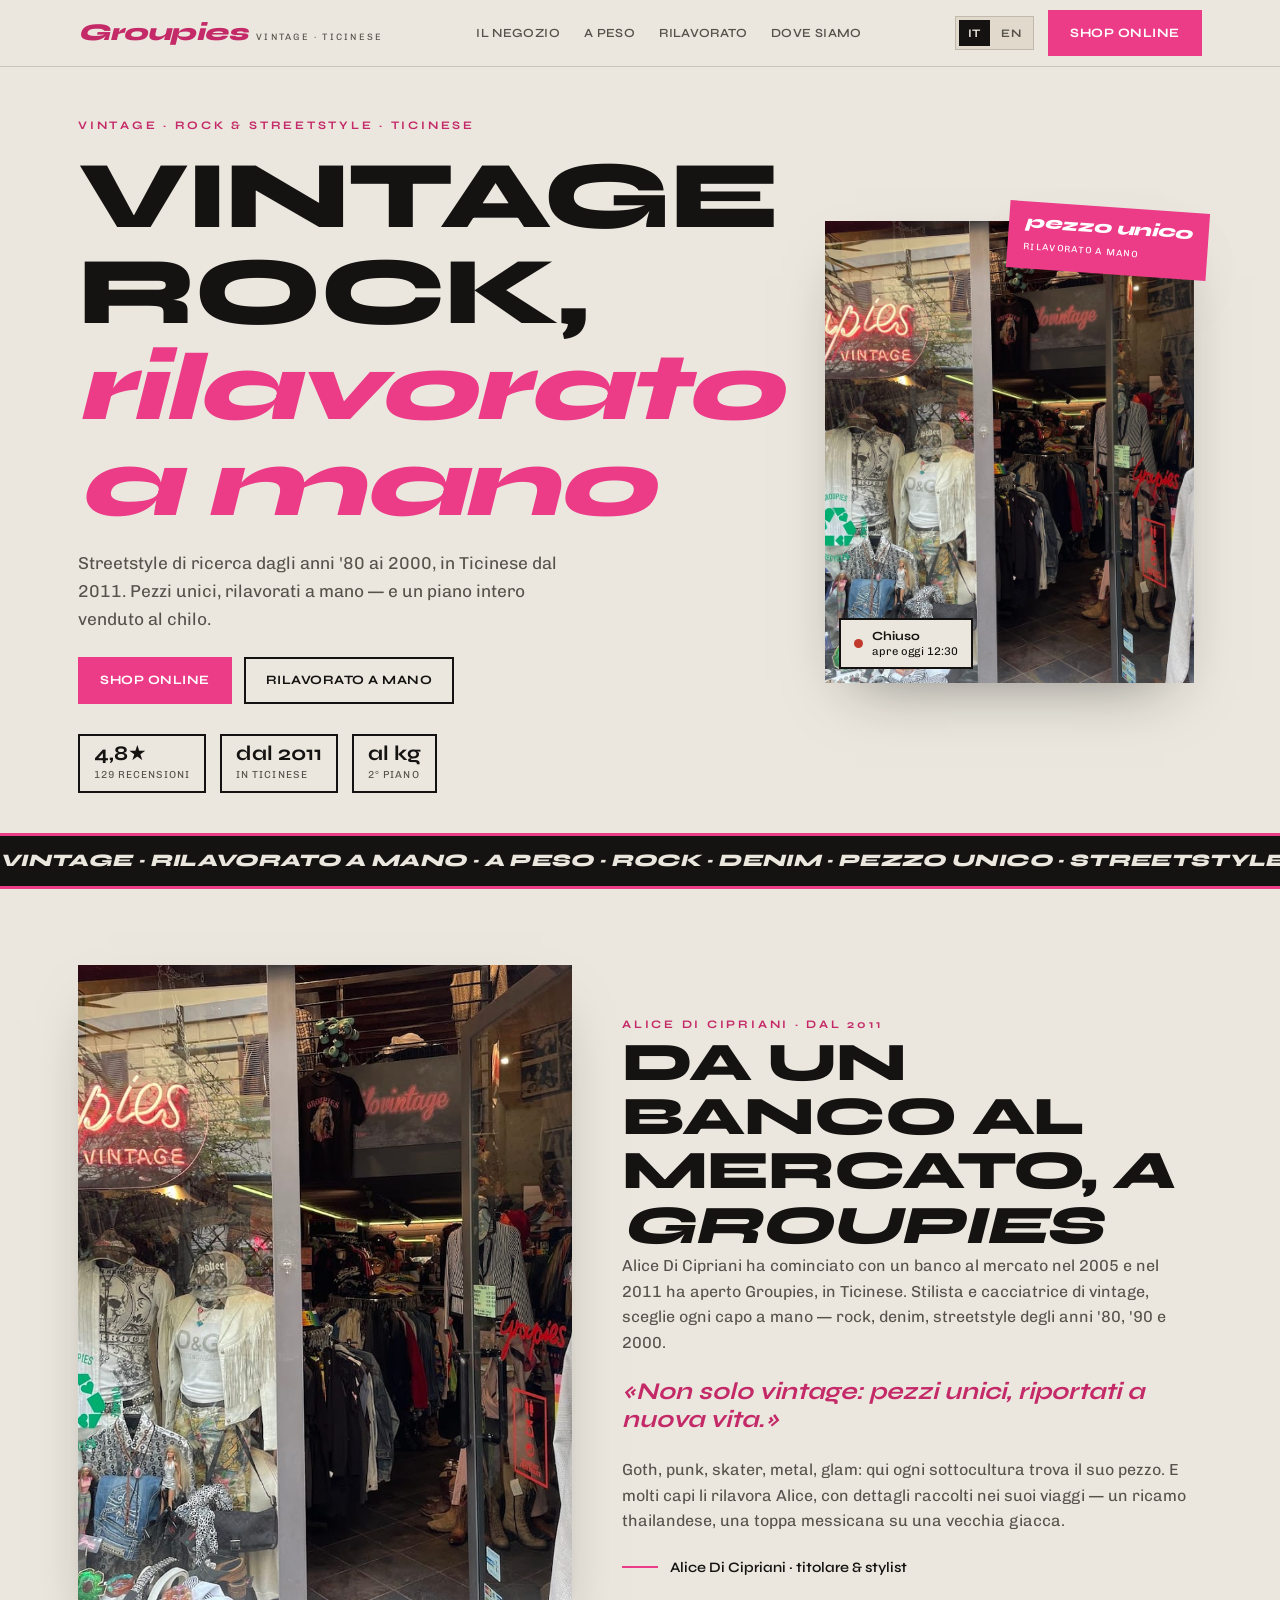
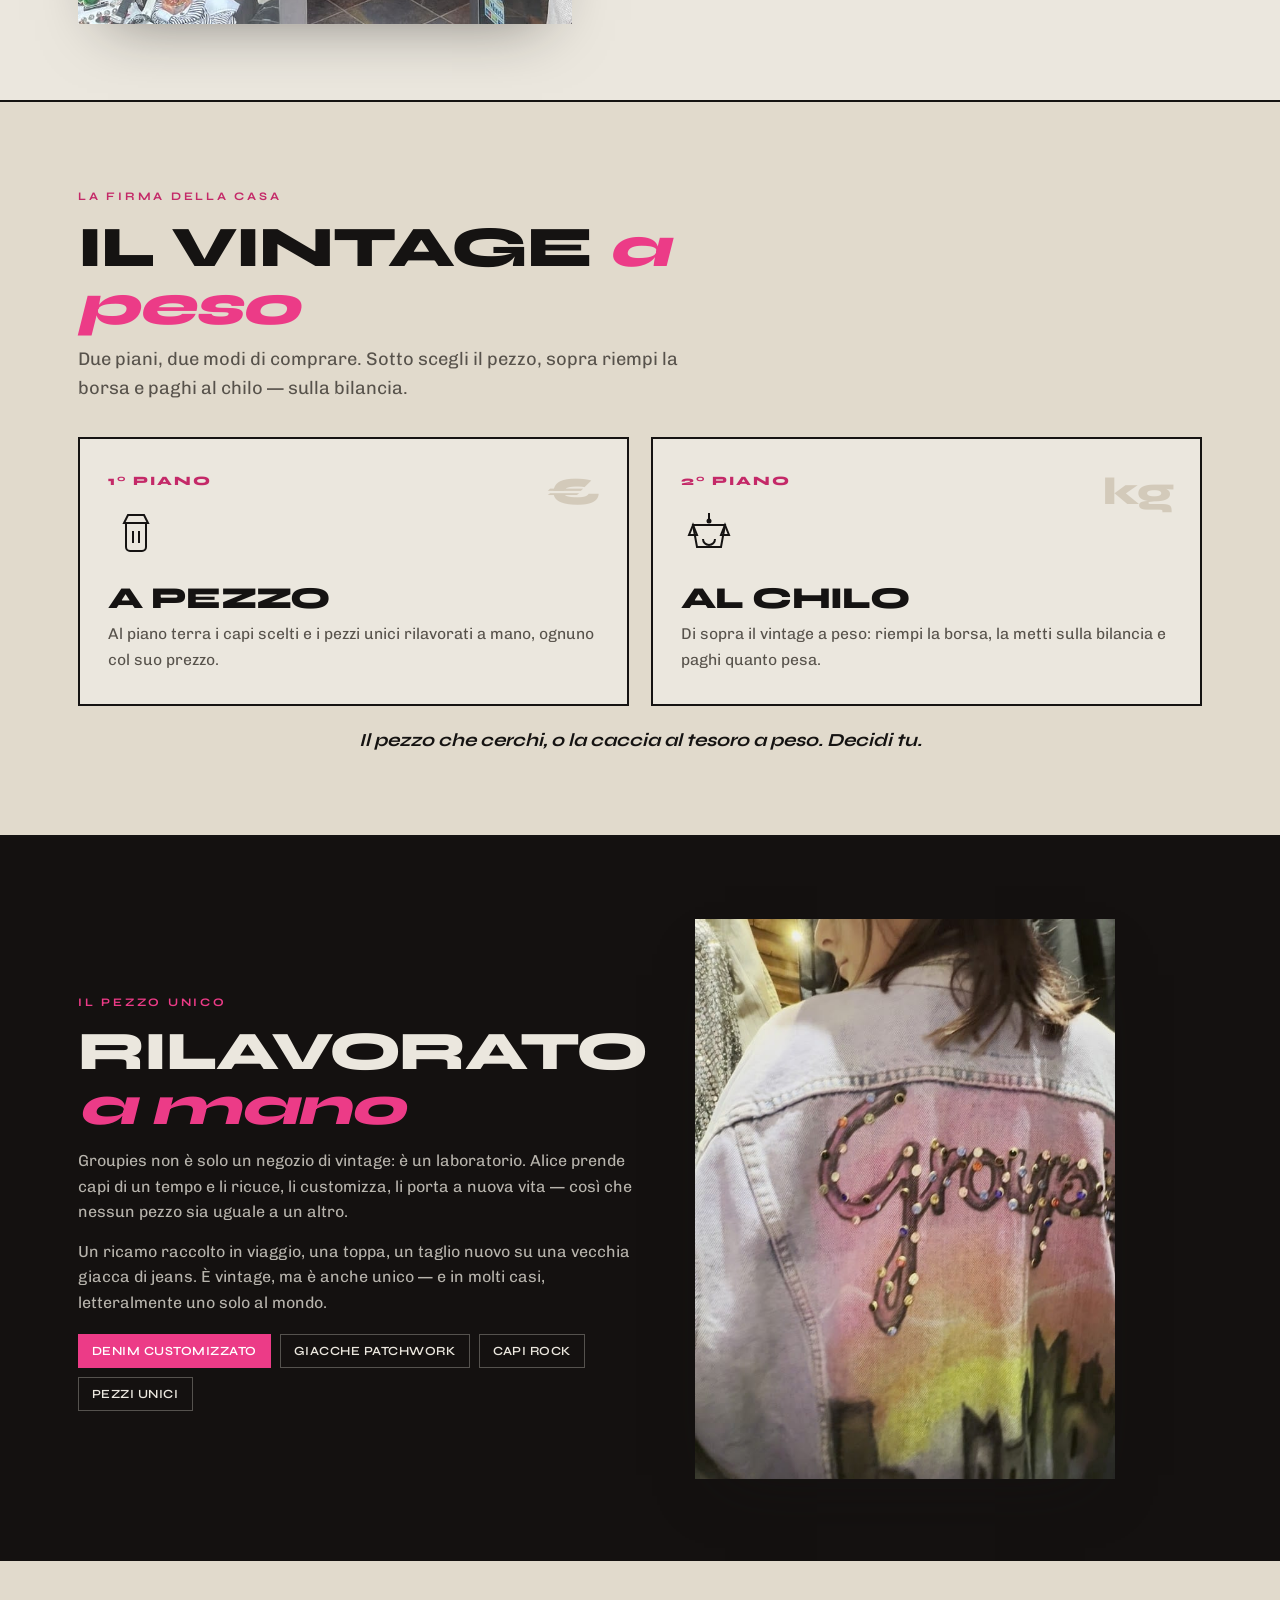
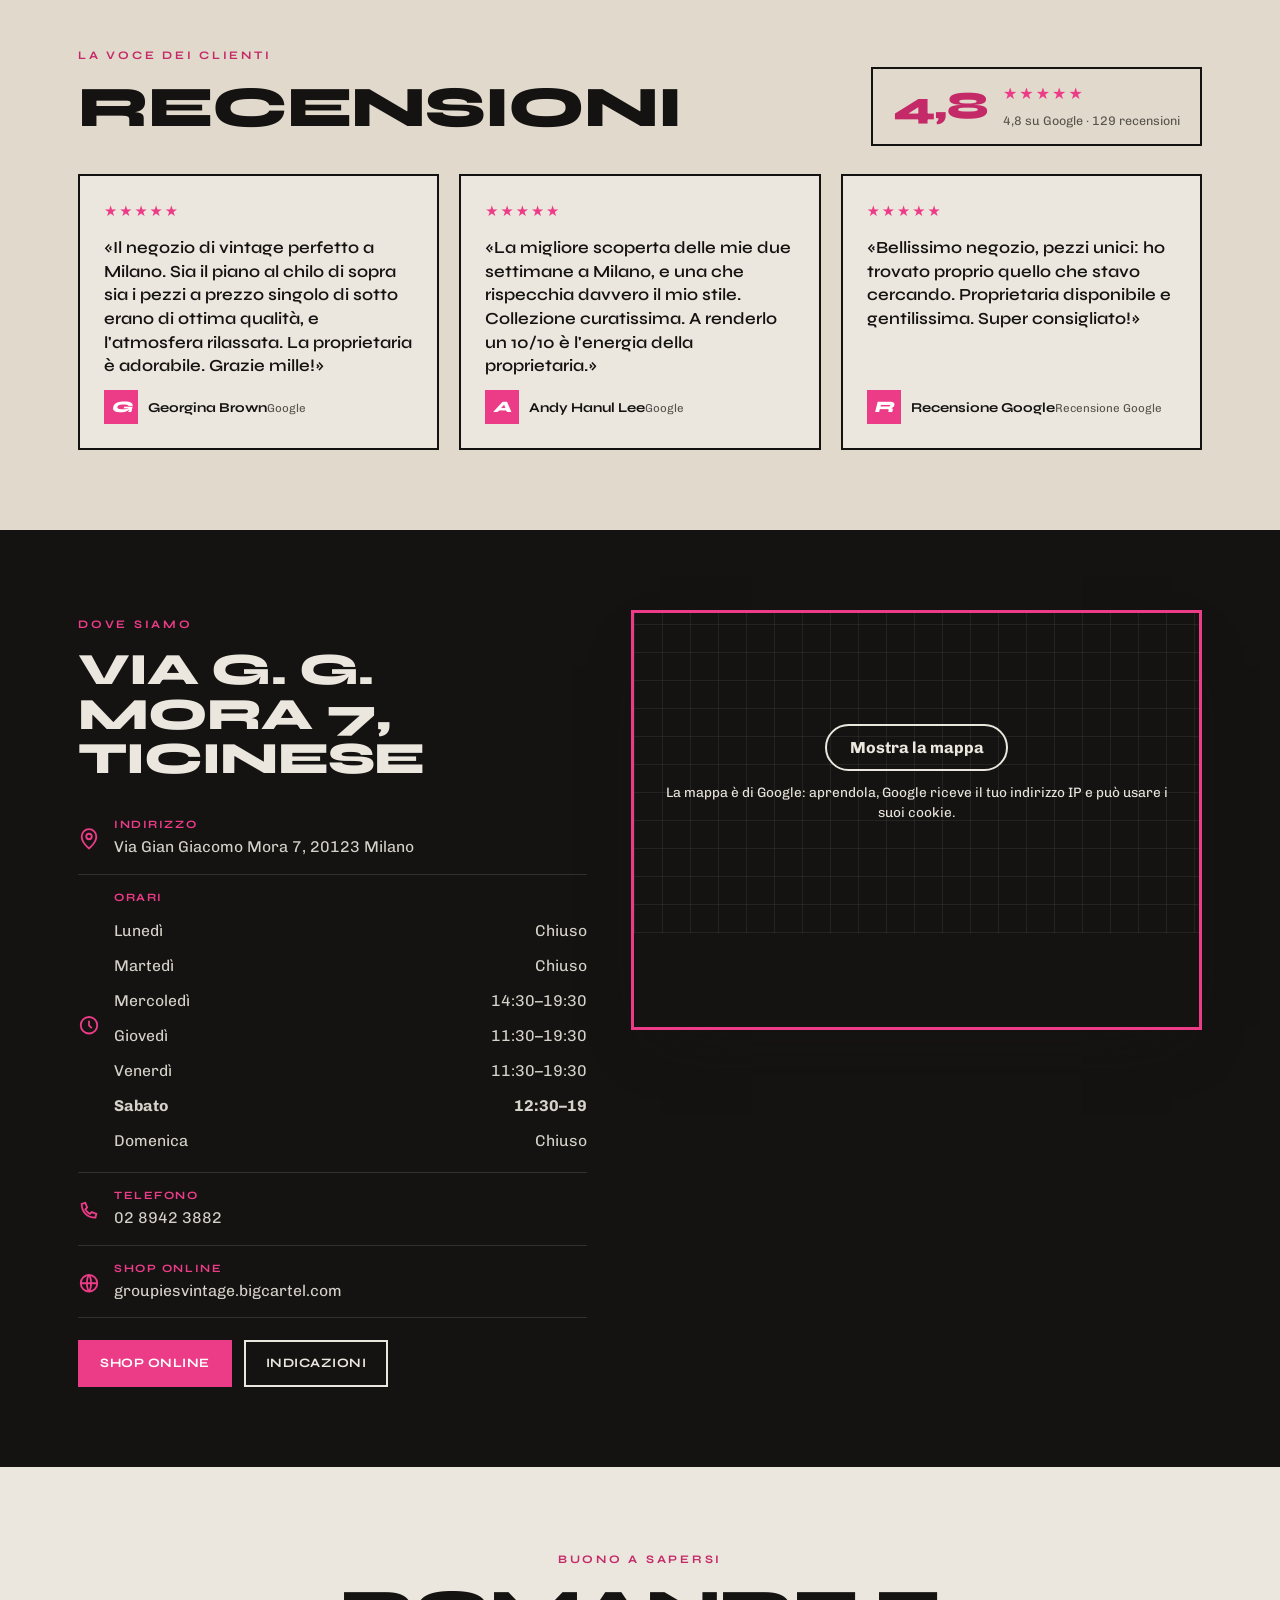
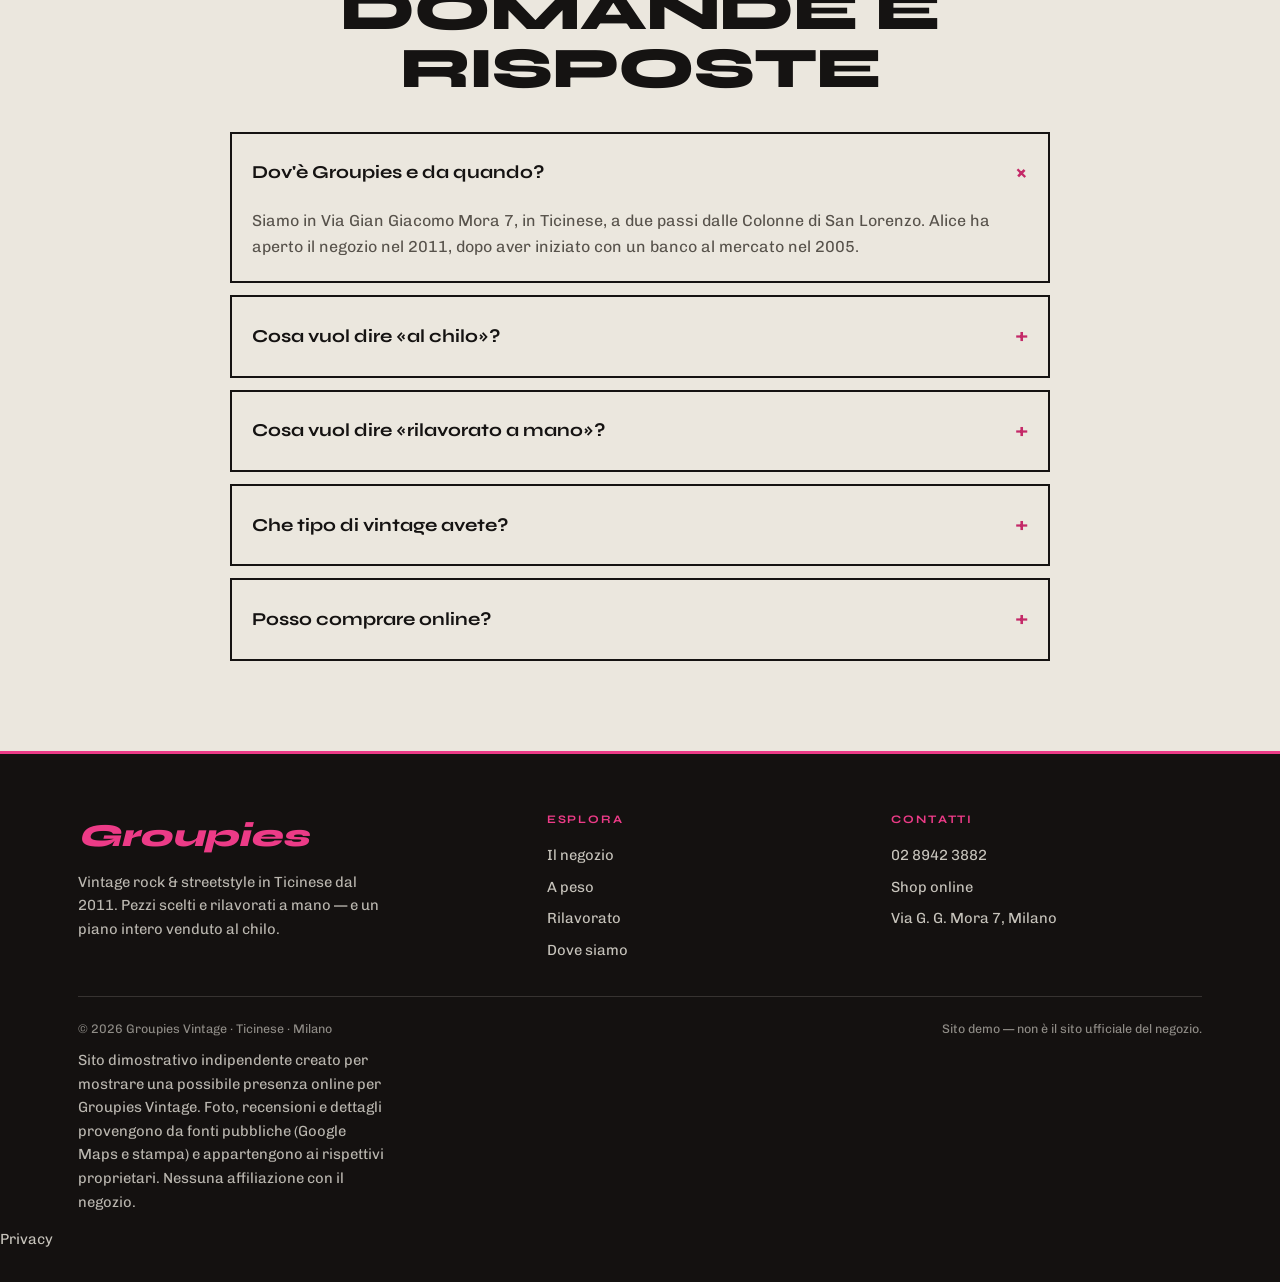
<file: index.html>
<!DOCTYPE html>
<html lang="it">
<head>
<meta charset="UTF-8">
<meta name="viewport" content="width=device-width, initial-scale=1.0">
<meta name="robots" content="noindex">
<title>Groupies Vintage · vintage rock & streetstyle · Ticinese, Milano</title>
<meta name="description" content="Groupies Vintage, negozio di vintage rock e streetstyle in Ticinese a Milano dal 2011. Pezzi unici rilavorati a mano da Alice Di Cipriani, e un piano di vintage a peso, al chilo.">
<link rel="stylesheet" href="fonts/fonts.css?v=1">
<link rel="stylesheet" href="css/styles.css">
<link rel="icon" href="data:image/svg+xml,<svg xmlns='http://www.w3.org/2000/svg' viewBox='0 0 100 100'><rect width='100' height='100' fill='%23141110'/><text x='50' y='70' font-size='58' text-anchor='middle' fill='%23EC3B87' font-family='sans-serif' font-style='italic' font-weight='bold'>G</text></svg>">
</head>
<body>

<!-- intro -->
<div id="intro">
  <div class="in">
    <div class="w">Groupies</div>
    <div class="s">Vintage · Milano</div>
  </div>
</div>

<!-- topbar -->
<header class="bar">
  <div class="wrap row">
    <a class="brand" href="#top"><b>Groupies</b><span>Vintage · Ticinese</span></a>
    <nav class="links">
      <a href="#story" data-i18n="nav.story">Il negozio</a>
      <a href="#peso" data-i18n="nav.peso">A peso</a>
      <a href="#remade" data-i18n="nav.remade">Rilavorato</a>
      <a href="#visit" data-i18n="nav.visit">Dove siamo</a>
    </nav>
    <div class="bar-tools">
      <div class="lang"><button data-l="it" class="on">IT</button><button data-l="en">EN</button></div>
      <a href="https://groupiesvintage.bigcartel.com" target="_blank" rel="noopener" class="btn solid" data-i18n="bar.book">Shop online</a>
      <button class="burger" aria-label="Menu"><span></span></button>
    </div>
  </div>
</header>

<main id="top">

<!-- hero -->
<section class="hero">
  <div class="wrap grid">
    <div class="hero-copy">
      <span class="eyebrow kick" data-i18n="hero.kick">Vintage · rock & streetstyle · Ticinese</span>
      <h1 data-i18n="hero.h1">Vintage rock,<br><em>rilavorato a mano</em></h1>
      <p class="sub" data-i18n="hero.sub">Streetstyle di ricerca dagli anni '80 ai 2000, in Ticinese dal 2011. Pezzi unici, rilavorati a mano — e un piano intero venduto al chilo.</p>
      <div class="cta">
        <a href="https://groupiesvintage.bigcartel.com" target="_blank" rel="noopener" class="btn solid" data-i18n="hero.book">Shop online</a>
        <a href="#remade" class="btn ghost" data-i18n="hero.remade">Rilavorato a mano</a>
      </div>
      <div class="facts">
        <div class="f"><b data-i18n="hero.f1n">4,8★</b><span data-i18n="hero.f1l">129 recensioni</span></div>
        <div class="f"><b data-i18n="hero.f2n">dal 2011</b><span data-i18n="hero.f2l">in Ticinese</span></div>
        <div class="f"><b data-i18n="hero.f3n">al kg</b><span data-i18n="hero.f3l">2° piano</span></div>
      </div>
    </div>
    <div class="hero-art">
      <div class="ph">
        <img src="img/hero-facciata.jpg" alt="La vetrina di Groupies Vintage con l'insegna al neon rosa" width="500" height="625">
        <div class="badge-open" id="openBadge"><span class="dot"></span><span class="t"><b>Aperto</b></span></div>
      </div>
      <div class="tag"><b data-i18n="hero.tag">pezzo unico</b><span data-i18n="hero.tags">rilavorato a mano</span></div>
    </div>
  </div>
</section>

<!-- ribbon -->
<div class="ribbon" aria-hidden="true">
  <div class="track">
    <span data-i18n="ribbon">VINTAGE · RILAVORATO A MANO · A PESO · ROCK · DENIM · PEZZO UNICO · STREETSTYLE · DAL 2011 ·</span>
    <span data-i18n="ribbon">VINTAGE · RILAVORATO A MANO · A PESO · ROCK · DENIM · PEZZO UNICO · STREETSTYLE · DAL 2011 ·</span>
  </div>
</div>

<!-- story -->
<section class="story reveal" id="story">
  <div class="wrap grid">
    <div class="ph"><img src="img/shop.jpg" alt="La vetrina di Groupies con l'insegna al neon e i capi vintage" width="400" height="533"></div>
    <div class="story-copy">
      <span class="eyebrow" data-i18n="story.kick">Alice Di Cipriani · dal 2011</span>
      <h2 style="font-size:clamp(2.2rem,5vw,3.4rem);text-transform:uppercase" data-i18n="story.h2">Da un banco al mercato, <em>a Groupies</em></h2>
      <p data-i18n="story.p1">Alice Di Cipriani ha cominciato con un banco al mercato nel 2005 e nel 2011 ha aperto Groupies, in Ticinese. Stilista e cacciatrice di vintage, sceglie ogni capo a mano — rock, denim, streetstyle degli anni '80, '90 e 2000.</p>
      <p class="pull" data-i18n="story.pull">«Non solo vintage: pezzi unici, riportati a nuova vita.»</p>
      <p data-i18n="story.p2">Goth, punk, skater, metal, glam: qui ogni sottocultura trova il suo pezzo. E molti capi li rilavora Alice, con dettagli raccolti nei suoi viaggi — un ricamo thailandese, una toppa messicana su una vecchia giacca.</p>
      <div class="sign"><span class="l"></span><span data-i18n="story.sign">Alice Di Cipriani · titolare & stylist</span></div>
    </div>
  </div>
</section>

<!-- il vintage a peso -->
<section class="peso reveal" id="peso">
  <div class="wrap">
    <div class="shead">
      <span class="eyebrow" data-i18n="peso.kick">La firma della casa</span>
      <h2 data-i18n="peso.h2">Il vintage <em>a peso</em></h2>
      <p class="lead" data-i18n="peso.sub">Due piani, due modi di comprare. Sotto scegli il pezzo, sopra riempi la borsa e paghi al chilo — sulla bilancia.</p>
    </div>
    <div class="floors">
      <div class="floor">
        <span class="big" data-i18n="f1.big">€</span>
        <div class="num" data-i18n="f1.num">1° piano</div>
        <svg class="ic" viewBox="0 0 56 56" fill="none" stroke="currentColor" stroke-width="2"><path d="M20 10h16l4 8H16z"/><path d="M18 18v24a4 4 0 004 4h12a4 4 0 004-4V18"/><path d="M25 26v12M31 26v12"/></svg>
        <h3 data-i18n="f1.t">A pezzo</h3>
        <p data-i18n="f1.p">Al piano terra i capi scelti e i pezzi unici rilavorati a mano, ognuno col suo prezzo.</p>
      </div>
      <div class="floor">
        <span class="big" data-i18n="f2.big">kg</span>
        <div class="num" data-i18n="f2.num">2° piano</div>
        <svg class="ic" viewBox="0 0 56 56" fill="none" stroke="currentColor" stroke-width="2"><path d="M28 8v6"/><circle cx="28" cy="16" r="2.5" fill="currentColor" stroke="none"/><path d="M12 20h32l-4 22H16z"/><path d="M12 20l-4 10h8zM44 20l4 10h-8z"/><path d="M22 34c0 3.3 2.7 6 6 6s6-2.7 6-6"/></svg>
        <h3 data-i18n="f2.t">Al chilo</h3>
        <p data-i18n="f2.p">Di sopra il vintage a peso: riempi la borsa, la metti sulla bilancia e paghi quanto pesa.</p>
      </div>
    </div>
    <p class="note" data-i18n="peso.note">Il pezzo che cerchi, o la caccia al tesoro a peso. Decidi tu.</p>
  </div>
</section>

<!-- rilavorato a mano -->
<section class="remade reveal" id="remade">
  <div class="wrap grid">
    <div class="remade-copy">
      <span class="eyebrow" data-i18n="remade.kick">Il pezzo unico</span>
      <h2 data-i18n="remade.h2">Rilavorato <em>a mano</em></h2>
      <p data-i18n="remade.p1">Groupies non è solo un negozio di vintage: è un laboratorio. Alice prende capi di un tempo e li ricuce, li customizza, li porta a nuova vita — così che nessun pezzo sia uguale a un altro.</p>
      <p data-i18n="remade.p2">Un ricamo raccolto in viaggio, una toppa, un taglio nuovo su una vecchia giacca di jeans. È vintage, ma è anche unico — e in molti casi, letteralmente uno solo al mondo.</p>
      <div class="tags">
        <span class="tag on" data-i18n="rt1">Denim customizzato</span>
        <span class="tag" data-i18n="rt2">Giacche patchwork</span>
        <span class="tag" data-i18n="rt3">Capi rock</span>
        <span class="tag" data-i18n="rt4">Pezzi unici</span>
      </div>
    </div>
    <div class="ph"><img src="img/giacca-custom.jpg" alt="Una giacca di jeans customizzata a mano con la scritta Groupies" width="420" height="560"></div>
  </div>
</section>

<!-- reviews -->
<section class="reviews reveal">
  <div class="wrap">
    <div class="rev-head">
      <div class="shead" style="margin-bottom:0">
        <span class="eyebrow" data-i18n="rev.kick">La voce dei clienti</span>
        <h2 data-i18n="rev.h2">Recensioni</h2>
      </div>
      <div class="rating-badge">
        <span class="big">4,8</span>
        <div><div class="st">★★★★★</div><small data-i18n="rev.sub">4,8 su Google · 129 recensioni</small></div>
      </div>
    </div>
    <div class="rgrid">
      <div class="rcard">
        <div class="stars">★★★★★</div>
        <p data-i18n="rc1">«Il negozio di vintage perfetto a Milano. Sia il piano al chilo di sopra sia i pezzi a prezzo singolo di sotto erano di ottima qualità, e l'atmosfera rilassata. La proprietaria è adorabile. Grazie mille!»</p>
        <div class="who"><span class="av">G</span><div><b>Georgina Brown</b><span data-i18n="rc1m">Google</span></div></div>
      </div>
      <div class="rcard">
        <div class="stars">★★★★★</div>
        <p data-i18n="rc2">«La migliore scoperta delle mie due settimane a Milano, e una che rispecchia davvero il mio stile. Collezione curatissima. A renderlo un 10/10 è l'energia della proprietaria.»</p>
        <div class="who"><span class="av">A</span><div><b>Andy Hanul Lee</b><span data-i18n="rc2m">Google</span></div></div>
      </div>
      <div class="rcard">
        <div class="stars">★★★★★</div>
        <p data-i18n="rc3">«Bellissimo negozio, pezzi unici: ho trovato proprio quello che stavo cercando. Proprietaria disponibile e gentilissima. Super consigliato!»</p>
        <div class="who"><span class="av">R</span><div><b>Recensione Google</b><span data-i18n="rc3m">Recensione Google</span></div></div>
      </div>
    </div>
  </div>
</section>

<!-- visit -->
<section class="visit reveal" id="visit">
  <div class="wrap grid">
    <div class="info">
      <span class="eyebrow" data-i18n="visit.kick">Dove siamo</span>
      <h2 data-i18n="visit.h2">Via G. G. Mora 7, Ticinese</h2>
      <div class="line">
        <svg class="ic" viewBox="0 0 24 24" fill="none" stroke="currentColor" stroke-width="2"><path d="M12 22s8-6.5 8-13a8 8 0 10-16 0c0 6.5 8 13 8 13z"/><circle cx="12" cy="9" r="3"/></svg>
        <div><b data-i18n="visit.addr">Indirizzo</b><span>Via Gian Giacomo Mora 7, 20123 Milano</span></div>
      </div>
      <div class="line">
        <svg class="ic" viewBox="0 0 24 24" fill="none" stroke="currentColor" stroke-width="2"><circle cx="12" cy="12" r="9"/><path d="M12 7v5l3 3"/></svg>
        <div style="flex:1"><b data-i18n="visit.hours">Orari</b><div id="hoursList" style="margin-top:6px"></div></div>
      </div>
      <div class="line">
        <svg class="ic" viewBox="0 0 24 24" fill="none" stroke="currentColor" stroke-width="2"><path d="M4 5c0 9 6 15 15 15l1-4-5-2-2 2a12 12 0 01-5-5l2-2-2-5z"/></svg>
        <div><b data-i18n="visit.phone">Telefono</b><a href="tel:+390289423882">02 8942 3882</a></div>
      </div>
      <div class="line">
        <svg class="ic" viewBox="0 0 24 24" fill="none" stroke="currentColor" stroke-width="2"><circle cx="12" cy="12" r="9"/><path d="M3 12h18M12 3c3 3.5 3 14 0 18M12 3c-3 3.5-3 14 0 18"/></svg>
        <div><b data-i18n="visit.shop">Shop online</b><a href="https://groupiesvintage.bigcartel.com" target="_blank" rel="noopener">groupiesvintage.bigcartel.com</a></div>
      </div>
      <div class="cta" style="display:flex;gap:12px;margin-top:22px;flex-wrap:wrap">
        <a href="https://groupiesvintage.bigcartel.com" target="_blank" rel="noopener" class="btn solid" data-i18n="visit.book">Shop online</a>
        <a href="https://www.google.com/maps/dir/?api=1&destination=Groupies+Vintage+Via+Gian+Giacomo+Mora+7+Milano" target="_blank" rel="noopener" class="btn ghost" style="color:var(--concrete);border-color:var(--concrete)" data-i18n="visit.dir">Indicazioni</a>
      </div>
    </div>
    <div class="mapbox">
      <div class="mappa-clic" data-mappa-clic style="--mappa-h: 320px"><template><iframe title="Mappa — Groupies Vintage, Via Gian Giacomo Mora 7 Milano" loading="lazy" referrerpolicy="no-referrer-when-downgrade" src="https://www.google.com/maps?q=Groupies+Vintage,+Via+Gian+Giacomo+Mora+7,+Milano&output=embed"></iframe></template><div class="mappa-clic__velo"><a class="mappa-clic__btn" href="https://www.google.com/maps/dir/?api=1&destination=Groupies+Vintage+Via+Gian+Giacomo+Mora+7+Milano" target="_blank" rel="noopener">Mostra la mappa</a><p class="mappa-clic__nota">La mappa è di Google: aprendola, Google riceve il tuo indirizzo IP e può usare i suoi cookie.</p></div></div>
    </div>
  </div>
</section>

<!-- faq -->
<section class="faq reveal">
  <div class="wrap">
    <div class="shead center">
      <span class="eyebrow" data-i18n="faq.kick">Buono a sapersi</span>
      <h2 data-i18n="faq.h2">Domande e risposte</h2>
    </div>
    <div class="qs">
      <details class="q" open>
        <summary><span data-i18n="q1">Dov'è Groupies e da quando?</span><span class="pl">+</span></summary>
        <p data-i18n="a1">Siamo in Via Gian Giacomo Mora 7, in Ticinese, a due passi dalle Colonne di San Lorenzo. Alice ha aperto il negozio nel 2011, dopo aver iniziato con un banco al mercato nel 2005.</p>
      </details>
      <details class="q">
        <summary><span data-i18n="q2">Cosa vuol dire «al chilo»?</span><span class="pl">+</span></summary>
        <p data-i18n="a2">Al piano terra ci sono i capi scelti, ognuno col suo prezzo. Al piano di sopra c'è il vintage a peso: riempi la borsa, la metti sulla bilancia e paghi quanto pesa — una vera caccia al tesoro.</p>
      </details>
      <details class="q">
        <summary><span data-i18n="q3">Cosa vuol dire «rilavorato a mano»?</span><span class="pl">+</span></summary>
        <p data-i18n="a3">Alice rilavora molti capi a mano — customizza e ripara il vintage trasformandolo in pezzi unici, spesso con dettagli raccolti nei suoi viaggi, così che nessuno sia uguale a un altro.</p>
      </details>
      <details class="q">
        <summary><span data-i18n="q4">Che tipo di vintage avete?</span><span class="pl">+</span></summary>
        <p data-i18n="a4">Streetstyle dagli anni '80 ai 2000, rock e denim, con capi per gli stili goth, punk, skater e glam. Alice è stilista e in negozio è in vendita anche la sua collezione.</p>
      </details>
      <details class="q">
        <summary><span data-i18n="q5">Posso comprare online?</span><span class="pl">+</span></summary>
        <p data-i18n="a5">Sì — una selezione è sullo shop online (groupiesvintage.bigcartel.com). Ma il piano al chilo e i pezzi rilavorati si scovano meglio di persona.</p>
      </details>
    </div>
  </div>
</section>

</main>

<footer class="ft">
  <div class="wrap">
    <div class="top">
      <div>
        <div class="mk">Groupies</div>
        <p data-i18n="ft.tag">Vintage rock & streetstyle in Ticinese dal 2011. Pezzi scelti e rilavorati a mano — e un piano intero venduto al chilo.</p>
      </div>
      <div>
        <h5 data-i18n="ft.explore">Esplora</h5>
        <a href="#story" data-i18n="nav.story">Il negozio</a>
        <a href="#peso" data-i18n="nav.peso">A peso</a>
        <a href="#remade" data-i18n="nav.remade">Rilavorato</a>
        <a href="#visit" data-i18n="nav.visit">Dove siamo</a>
      </div>
      <div>
        <h5 data-i18n="ft.contact">Contatti</h5>
        <a href="tel:+390289423882">02 8942 3882</a>
        <a href="https://groupiesvintage.bigcartel.com" target="_blank" rel="noopener">Shop online</a>
        <a href="https://www.google.com/maps?q=Groupies+Vintage,+Via+Gian+Giacomo+Mora+7,+Milano" target="_blank" rel="noopener">Via G. G. Mora 7, Milano</a>
      </div>
    </div>
    <div class="bottom">
      <span>© 2026 Groupies Vintage · Ticinese · Milano</span>
      <span data-i18n="ft.rights">Sito demo — non è il sito ufficiale del negozio.</span>
    </div>
    <p class="disc" data-i18n="ft.disc">Sito dimostrativo indipendente creato per mostrare una possibile presenza online per Groupies Vintage. Foto, recensioni e dettagli provengono da fonti pubbliche (Google Maps e stampa) e appartengono ai rispettivi proprietari. Nessuna affiliazione con il negozio.</p>
  </div>
  <p class="privacy-link"><a href="privacy.html">Privacy</a></p>
</footer>

<!-- JSON-LD -->
<script type="application/ld+json">
{
  "@context": "https://schema.org",
  "@type": "ClothingStore",
  "name": "Groupies Vintage",
  "description": "Negozio di vintage rock e streetstyle in Ticinese a Milano dal 2011. Pezzi unici rilavorati a mano da Alice Di Cipriani, e un piano di vintage a peso, al chilo.",
  "url": "https://rotenzark.github.io/groupies-vintage/",
  "telephone": "+39 02 8942 3882",
  "foundingDate": "2011",
  "priceRange": "€€",
  "address": {
    "@type": "PostalAddress",
    "streetAddress": "Via Gian Giacomo Mora 7",
    "addressLocality": "Milano",
    "postalCode": "20123",
    "addressCountry": "IT"
  },
  "geo": {
    "@type": "GeoCoordinates",
    "latitude": 45.45885,
    "longitude": 9.180087
  },
  "openingHoursSpecification": [
    {
      "@type": "OpeningHoursSpecification",
      "dayOfWeek": [
        "Wednesday"
      ],
      "opens": "14:30",
      "closes": "19:30"
    },
    {
      "@type": "OpeningHoursSpecification",
      "dayOfWeek": [
        "Thursday",
        "Friday"
      ],
      "opens": "11:30",
      "closes": "19:30"
    },
    {
      "@type": "OpeningHoursSpecification",
      "dayOfWeek": [
        "Saturday"
      ],
      "opens": "12:30",
      "closes": "19:00"
    }
  ]
}
</script>
<script type="application/ld+json">
{
  "@context":"https://schema.org",
  "@type":"FAQPage",
  "mainEntity":[
    {"@type":"Question","name":"Dov'è Groupies e da quando?","acceptedAnswer":{"@type":"Answer","text":"Siamo in Via Gian Giacomo Mora 7, in Ticinese, a due passi dalle Colonne di San Lorenzo. Alice ha aperto il negozio nel 2011, dopo aver iniziato con un banco al mercato nel 2005."}},
    {"@type":"Question","name":"Cosa vuol dire «al chilo»?","acceptedAnswer":{"@type":"Answer","text":"Al piano terra ci sono i capi scelti, ognuno col suo prezzo. Al piano di sopra c'è il vintage a peso: riempi la borsa, la metti sulla bilancia e paghi quanto pesa."}},
    {"@type":"Question","name":"Cosa vuol dire «rilavorato a mano»?","acceptedAnswer":{"@type":"Answer","text":"Alice rilavora molti capi a mano, customizza e ripara il vintage trasformandolo in pezzi unici, spesso con dettagli raccolti nei suoi viaggi, così che nessuno sia uguale a un altro."}},
    {"@type":"Question","name":"Che tipo di vintage avete?","acceptedAnswer":{"@type":"Answer","text":"Streetstyle dagli anni '80 ai 2000, rock e denim, con capi per gli stili goth, punk, skater e glam. Alice è stilista e in negozio è in vendita anche la sua collezione."}},
    {"@type":"Question","name":"Posso comprare online?","acceptedAnswer":{"@type":"Answer","text":"Sì, una selezione è sullo shop online (groupiesvintage.bigcartel.com). Ma il piano al chilo e i pezzi rilavorati si scovano meglio di persona."}}
  ]
}
</script>

<script src="js/main.js"></script>
<script src="js/mappa-clic.js?v=1" defer></script>
</body>
</html>
</file>
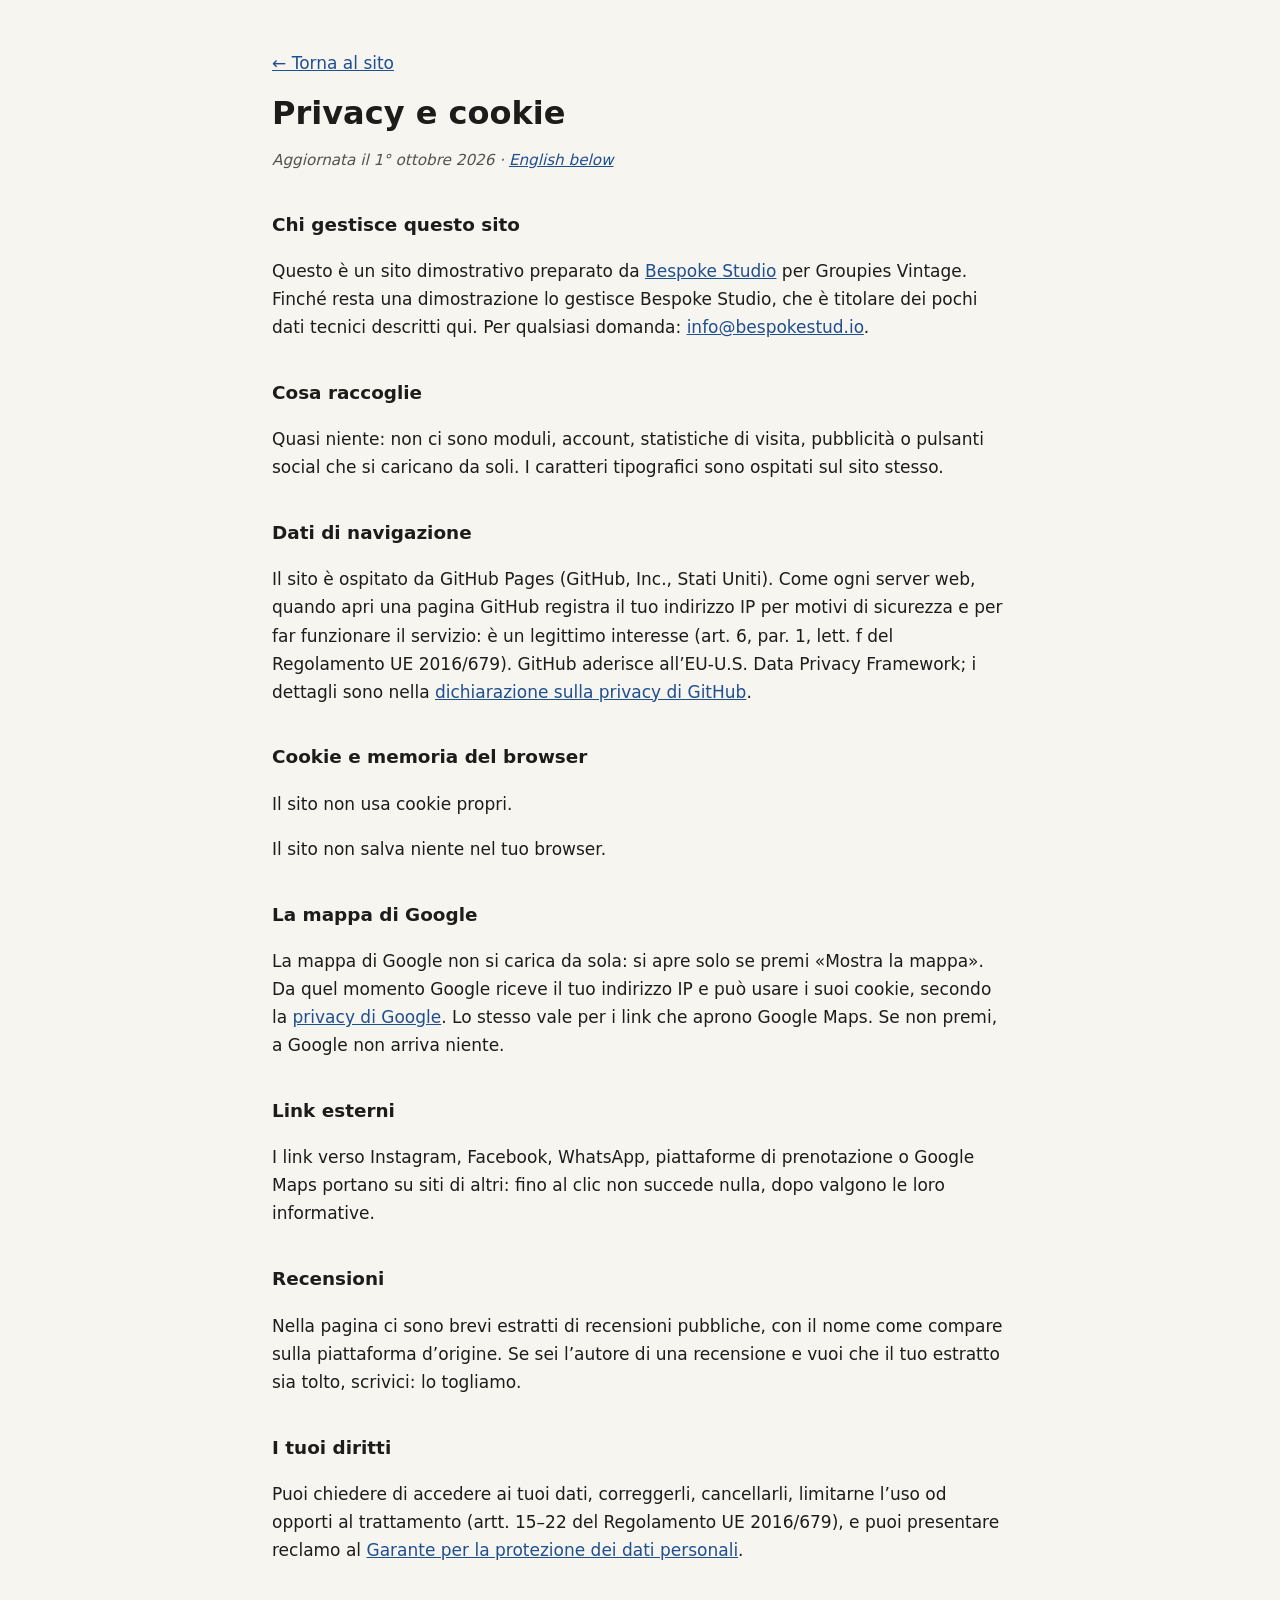
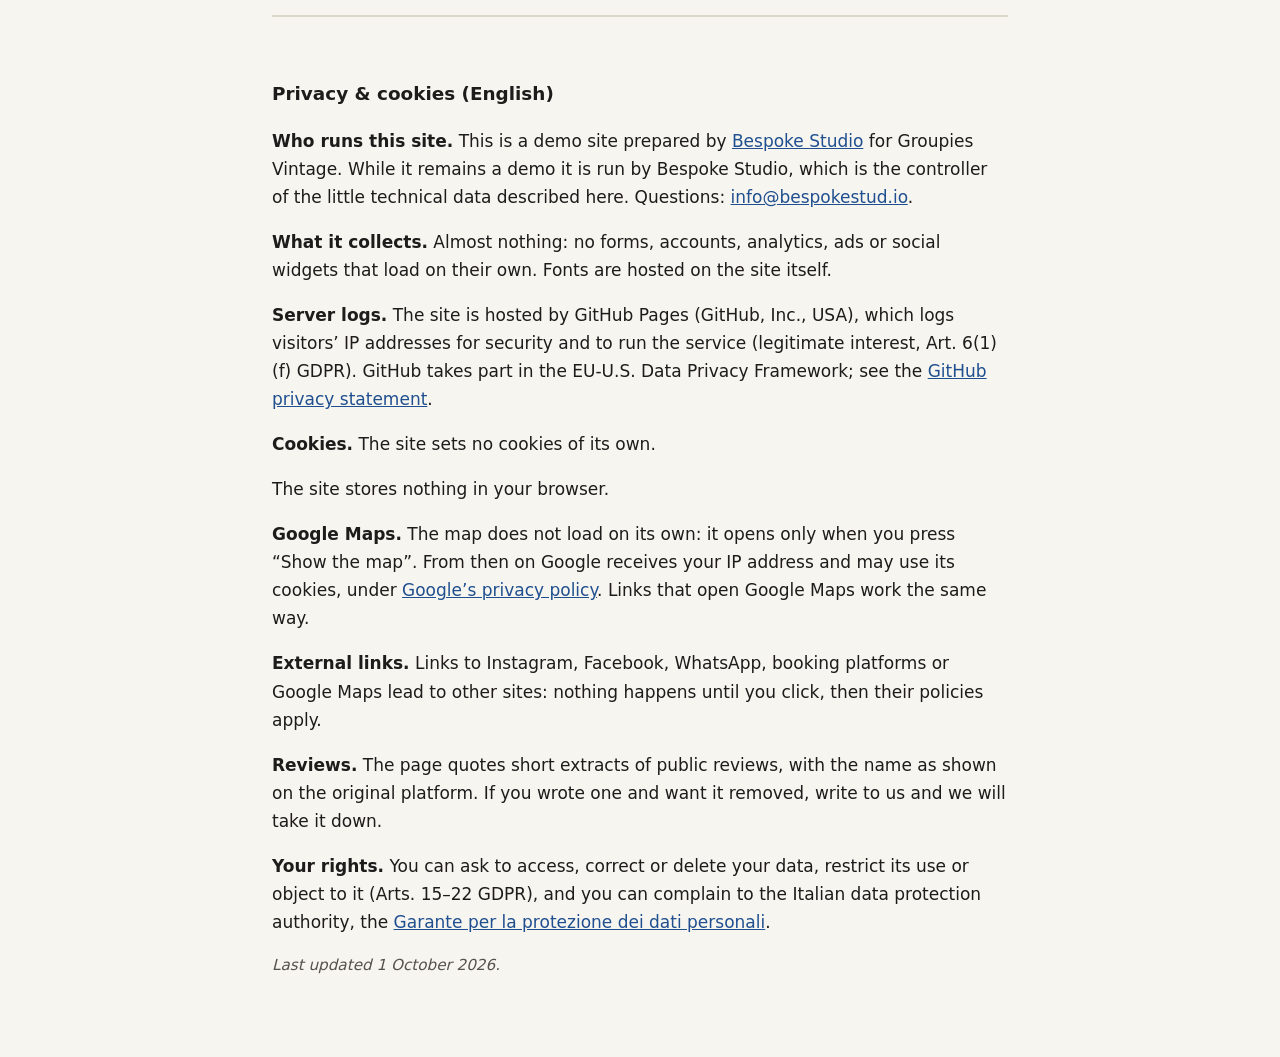
<file: privacy.html>
<!DOCTYPE html>
<html lang="it">
<head>
  <meta charset="UTF-8">
  <meta name="viewport" content="width=device-width, initial-scale=1.0">
  <meta name="robots" content="noindex">
  <title>Privacy e cookie · Groupies Vintage</title>
  <meta name="description" content="Informativa privacy e cookie del sito Groupies Vintage.">
  <style>
    body { margin: 0; background: #f7f5f0; color: #1d1c1a; font: 17px/1.65 system-ui, -apple-system, "Segoe UI", Roboto, sans-serif; }
    main { max-width: 46rem; margin: 0 auto; padding: 32px 20px 64px; }
    h1 { font-size: 2rem; line-height: 1.2; margin: 0.4em 0 0.2em; }
    h2 { font-size: 1.15rem; margin: 2em 0 0.4em; }
    a { color: #1f4f8f; }
    .data { color: #55524c; font-style: italic; font-size: 0.95rem; }
    .en { margin-top: 3em; padding-top: 1.5em; border-top: 2px solid #ddd8cc; }
    code { font-size: 0.9em; background: #ebe7dc; padding: 0 4px; border-radius: 3px; }
  </style>
</head>
<body>
<main>
  <p><a href="index.html">← Torna al sito</a></p>
  <h1>Privacy e cookie</h1>
  <p class="data">Aggiornata il 1° ottobre 2026 · <a href="#english" lang="en">English below</a></p>
  <h2>Chi gestisce questo sito</h2>
  <p>Questo è un sito dimostrativo preparato da <a href="https://bespokestud.io" rel="noopener">Bespoke Studio</a> per Groupies Vintage. Finché resta una dimostrazione lo gestisce Bespoke Studio, che è titolare dei pochi dati tecnici descritti qui. Per qualsiasi domanda: <a href="mailto:info@bespokestud.io">info@bespokestud.io</a>.</p>
  <h2>Cosa raccoglie</h2>
  <p>Quasi niente: non ci sono moduli, account, statistiche di visita, pubblicità o pulsanti social che si caricano da soli. I caratteri tipografici sono ospitati sul sito stesso.</p>
  <h2>Dati di navigazione</h2>
  <p>Il sito è ospitato da GitHub Pages (GitHub, Inc., Stati Uniti). Come ogni server web, quando apri una pagina GitHub registra il tuo indirizzo IP per motivi di sicurezza e per far funzionare il servizio: è un legittimo interesse (art. 6, par. 1, lett. f del Regolamento UE 2016/679). GitHub aderisce all’EU-U.S. Data Privacy Framework; i dettagli sono nella <a href="https://docs.github.com/site-policy/privacy-policies/github-general-privacy-statement" rel="noopener">dichiarazione sulla privacy di GitHub</a>.</p>
  
  <h2>Cookie e memoria del browser</h2>
  <p>Il sito non usa cookie propri.</p>
  <p>Il sito non salva niente nel tuo browser.</p>
  <h2>La mappa di Google</h2>
  <p>La mappa di Google non si carica da sola: si apre solo se premi «Mostra la mappa». Da quel momento Google riceve il tuo indirizzo IP e può usare i suoi cookie, secondo la <a href="https://policies.google.com/privacy?hl=it" rel="noopener">privacy di Google</a>. Lo stesso vale per i link che aprono Google Maps. Se non premi, a Google non arriva niente.</p>
  <h2>Link esterni</h2>
  <p>I link verso Instagram, Facebook, WhatsApp, piattaforme di prenotazione o Google Maps portano su siti di altri: fino al clic non succede nulla, dopo valgono le loro informative.</p>
  <h2>Recensioni</h2>
  <p>Nella pagina ci sono brevi estratti di recensioni pubbliche, con il nome come compare sulla piattaforma d’origine. Se sei l’autore di una recensione e vuoi che il tuo estratto sia tolto, scrivici: lo togliamo.</p>
  <h2>I tuoi diritti</h2>
  <p>Puoi chiedere di accedere ai tuoi dati, correggerli, cancellarli, limitarne l’uso od opporti al trattamento (artt. 15–22 del Regolamento UE 2016/679), e puoi presentare reclamo al <a href="https://www.garanteprivacy.it" rel="noopener">Garante per la protezione dei dati personali</a>.</p>
  <div class="en" id="english" lang="en">
    <h2>Privacy &amp; cookies (English)</h2>
    <p><strong>Who runs this site.</strong> This is a demo site prepared by <a href="https://bespokestud.io" rel="noopener">Bespoke Studio</a> for Groupies Vintage. While it remains a demo it is run by Bespoke Studio, which is the controller of the little technical data described here. Questions: <a href="mailto:info@bespokestud.io">info@bespokestud.io</a>.</p>
    <p><strong>What it collects.</strong> Almost nothing: no forms, accounts, analytics, ads or social widgets that load on their own. Fonts are hosted on the site itself.</p>
    <p><strong>Server logs.</strong> The site is hosted by GitHub Pages (GitHub, Inc., USA), which logs visitors’ IP addresses for security and to run the service (legitimate interest, Art. 6(1)(f) GDPR). GitHub takes part in the EU-U.S. Data Privacy Framework; see the <a href="https://docs.github.com/site-policy/privacy-policies/github-general-privacy-statement" rel="noopener">GitHub privacy statement</a>.</p>
    
    <p><strong>Cookies.</strong> The site sets no cookies of its own.</p>
    <p>The site stores nothing in your browser.</p>
    <p><strong>Google Maps.</strong> The map does not load on its own: it opens only when you press “Show the map”. From then on Google receives your IP address and may use its cookies, under <a href="https://policies.google.com/privacy?hl=en" rel="noopener">Google’s privacy policy</a>. Links that open Google Maps work the same way.</p>
    <p><strong>External links.</strong> Links to Instagram, Facebook, WhatsApp, booking platforms or Google Maps lead to other sites: nothing happens until you click, then their policies apply.</p>
    <p><strong>Reviews.</strong> The page quotes short extracts of public reviews, with the name as shown on the original platform. If you wrote one and want it removed, write to us and we will take it down.</p>
    <p><strong>Your rights.</strong> You can ask to access, correct or delete your data, restrict its use or object to it (Arts. 15–22 GDPR), and you can complain to the Italian data protection authority, the <a href="https://www.garanteprivacy.it" rel="noopener">Garante per la protezione dei dati personali</a>.</p>
    <p class="data">Last updated 1 October 2026.</p>
  </div>
</main>
</body>
</html>
</file>
<file: fonts/fonts.css>
/* Caratteri ospitati sul sito: nessuna richiesta a Google Fonts o Fontshare (giro privacy 1/10/2026). Licenze in LICENSE.txt. */
/* vietnamese */
@font-face {
  font-family: 'Chivo';
  font-style: italic;
  font-weight: 400;
  font-display: swap;
  src: url(chivo-v21-va9Z4kzIxd1KFrBtW-13ZHhT-jDqdFwG1FrePXzwiQ.woff2) format('woff2');
  unicode-range: U+0102-0103, U+0110-0111, U+0128-0129, U+0168-0169, U+01A0-01A1, U+01AF-01B0, U+0300-0301, U+0303-0304, U+0308-0309, U+0323, U+0329, U+1EA0-1EF9, U+20AB;
}
/* latin-ext */
@font-face {
  font-family: 'Chivo';
  font-style: italic;
  font-weight: 400;
  font-display: swap;
  src: url(chivo-v21-va9Z4kzIxd1KFrBtW-13ZHhT-jDqdFwG1FrfPXzwiQ.woff2) format('woff2');
  unicode-range: U+0100-02BA, U+02BD-02C5, U+02C7-02CC, U+02CE-02D7, U+02DD-02FF, U+0304, U+0308, U+0329, U+1D00-1DBF, U+1E00-1E9F, U+1EF2-1EFF, U+2020, U+20A0-20AB, U+20AD-20C0, U+2113, U+2C60-2C7F, U+A720-A7FF;
}
/* latin */
@font-face {
  font-family: 'Chivo';
  font-style: italic;
  font-weight: 400;
  font-display: swap;
  src: url(chivo-v21-va9Z4kzIxd1KFrBtW-13ZHhT-jDqdFwG1FrRPXw.woff2) format('woff2');
  unicode-range: U+0000-00FF, U+0131, U+0152-0153, U+02BB-02BC, U+02C6, U+02DA, U+02DC, U+0304, U+0308, U+0329, U+2000-206F, U+20AC, U+2122, U+2191, U+2193, U+2212, U+2215, U+FEFF, U+FFFD;
}
/* vietnamese */
@font-face {
  font-family: 'Chivo';
  font-style: normal;
  font-weight: 300;
  font-display: swap;
  src: url(chivo-v21-va9I4kzIxd1KFrBnQeNHkQ.woff2) format('woff2');
  unicode-range: U+0102-0103, U+0110-0111, U+0128-0129, U+0168-0169, U+01A0-01A1, U+01AF-01B0, U+0300-0301, U+0303-0304, U+0308-0309, U+0323, U+0329, U+1EA0-1EF9, U+20AB;
}
/* latin-ext */
@font-face {
  font-family: 'Chivo';
  font-style: normal;
  font-weight: 300;
  font-display: swap;
  src: url(chivo-v21-va9I4kzIxd1KFrBmQeNHkQ.woff2) format('woff2');
  unicode-range: U+0100-02BA, U+02BD-02C5, U+02C7-02CC, U+02CE-02D7, U+02DD-02FF, U+0304, U+0308, U+0329, U+1D00-1DBF, U+1E00-1E9F, U+1EF2-1EFF, U+2020, U+20A0-20AB, U+20AD-20C0, U+2113, U+2C60-2C7F, U+A720-A7FF;
}
/* latin */
@font-face {
  font-family: 'Chivo';
  font-style: normal;
  font-weight: 300;
  font-display: swap;
  src: url(chivo-v21-va9I4kzIxd1KFrBoQeM.woff2) format('woff2');
  unicode-range: U+0000-00FF, U+0131, U+0152-0153, U+02BB-02BC, U+02C6, U+02DA, U+02DC, U+0304, U+0308, U+0329, U+2000-206F, U+20AC, U+2122, U+2191, U+2193, U+2212, U+2215, U+FEFF, U+FFFD;
}
/* vietnamese */
@font-face {
  font-family: 'Chivo';
  font-style: normal;
  font-weight: 400;
  font-display: swap;
  src: url(chivo-v21-va9I4kzIxd1KFrBnQeNHkQ.woff2) format('woff2');
  unicode-range: U+0102-0103, U+0110-0111, U+0128-0129, U+0168-0169, U+01A0-01A1, U+01AF-01B0, U+0300-0301, U+0303-0304, U+0308-0309, U+0323, U+0329, U+1EA0-1EF9, U+20AB;
}
/* latin-ext */
@font-face {
  font-family: 'Chivo';
  font-style: normal;
  font-weight: 400;
  font-display: swap;
  src: url(chivo-v21-va9I4kzIxd1KFrBmQeNHkQ.woff2) format('woff2');
  unicode-range: U+0100-02BA, U+02BD-02C5, U+02C7-02CC, U+02CE-02D7, U+02DD-02FF, U+0304, U+0308, U+0329, U+1D00-1DBF, U+1E00-1E9F, U+1EF2-1EFF, U+2020, U+20A0-20AB, U+20AD-20C0, U+2113, U+2C60-2C7F, U+A720-A7FF;
}
/* latin */
@font-face {
  font-family: 'Chivo';
  font-style: normal;
  font-weight: 400;
  font-display: swap;
  src: url(chivo-v21-va9I4kzIxd1KFrBoQeM.woff2) format('woff2');
  unicode-range: U+0000-00FF, U+0131, U+0152-0153, U+02BB-02BC, U+02C6, U+02DA, U+02DC, U+0304, U+0308, U+0329, U+2000-206F, U+20AC, U+2122, U+2191, U+2193, U+2212, U+2215, U+FEFF, U+FFFD;
}
/* vietnamese */
@font-face {
  font-family: 'Chivo';
  font-style: normal;
  font-weight: 500;
  font-display: swap;
  src: url(chivo-v21-va9I4kzIxd1KFrBnQeNHkQ.woff2) format('woff2');
  unicode-range: U+0102-0103, U+0110-0111, U+0128-0129, U+0168-0169, U+01A0-01A1, U+01AF-01B0, U+0300-0301, U+0303-0304, U+0308-0309, U+0323, U+0329, U+1EA0-1EF9, U+20AB;
}
/* latin-ext */
@font-face {
  font-family: 'Chivo';
  font-style: normal;
  font-weight: 500;
  font-display: swap;
  src: url(chivo-v21-va9I4kzIxd1KFrBmQeNHkQ.woff2) format('woff2');
  unicode-range: U+0100-02BA, U+02BD-02C5, U+02C7-02CC, U+02CE-02D7, U+02DD-02FF, U+0304, U+0308, U+0329, U+1D00-1DBF, U+1E00-1E9F, U+1EF2-1EFF, U+2020, U+20A0-20AB, U+20AD-20C0, U+2113, U+2C60-2C7F, U+A720-A7FF;
}
/* latin */
@font-face {
  font-family: 'Chivo';
  font-style: normal;
  font-weight: 500;
  font-display: swap;
  src: url(chivo-v21-va9I4kzIxd1KFrBoQeM.woff2) format('woff2');
  unicode-range: U+0000-00FF, U+0131, U+0152-0153, U+02BB-02BC, U+02C6, U+02DA, U+02DC, U+0304, U+0308, U+0329, U+2000-206F, U+20AC, U+2122, U+2191, U+2193, U+2212, U+2215, U+FEFF, U+FFFD;
}
/* vietnamese */
@font-face {
  font-family: 'Chivo';
  font-style: normal;
  font-weight: 700;
  font-display: swap;
  src: url(chivo-v21-va9I4kzIxd1KFrBnQeNHkQ.woff2) format('woff2');
  unicode-range: U+0102-0103, U+0110-0111, U+0128-0129, U+0168-0169, U+01A0-01A1, U+01AF-01B0, U+0300-0301, U+0303-0304, U+0308-0309, U+0323, U+0329, U+1EA0-1EF9, U+20AB;
}
/* latin-ext */
@font-face {
  font-family: 'Chivo';
  font-style: normal;
  font-weight: 700;
  font-display: swap;
  src: url(chivo-v21-va9I4kzIxd1KFrBmQeNHkQ.woff2) format('woff2');
  unicode-range: U+0100-02BA, U+02BD-02C5, U+02C7-02CC, U+02CE-02D7, U+02DD-02FF, U+0304, U+0308, U+0329, U+1D00-1DBF, U+1E00-1E9F, U+1EF2-1EFF, U+2020, U+20A0-20AB, U+20AD-20C0, U+2113, U+2C60-2C7F, U+A720-A7FF;
}
/* latin */
@font-face {
  font-family: 'Chivo';
  font-style: normal;
  font-weight: 700;
  font-display: swap;
  src: url(chivo-v21-va9I4kzIxd1KFrBoQeM.woff2) format('woff2');
  unicode-range: U+0000-00FF, U+0131, U+0152-0153, U+02BB-02BC, U+02C6, U+02DA, U+02DC, U+0304, U+0308, U+0329, U+2000-206F, U+20AC, U+2122, U+2191, U+2193, U+2212, U+2215, U+FEFF, U+FFFD;
}
/* greek */
@font-face {
  font-family: 'Syne';
  font-style: normal;
  font-weight: 600;
  font-display: swap;
  src: url(syne-v24-8vIH7w4qzmVxm2NL9Hz_.woff2) format('woff2');
  unicode-range: U+0370-0377, U+037A-037F, U+0384-038A, U+038C, U+038E-03A1, U+03A3-03FF;
}
/* latin-ext */
@font-face {
  font-family: 'Syne';
  font-style: normal;
  font-weight: 600;
  font-display: swap;
  src: url(syne-v24-8vIH7w4qzmVxm25L9Hz_.woff2) format('woff2');
  unicode-range: U+0100-02BA, U+02BD-02C5, U+02C7-02CC, U+02CE-02D7, U+02DD-02FF, U+0304, U+0308, U+0329, U+1D00-1DBF, U+1E00-1E9F, U+1EF2-1EFF, U+2020, U+20A0-20AB, U+20AD-20C0, U+2113, U+2C60-2C7F, U+A720-A7FF;
}
/* latin */
@font-face {
  font-family: 'Syne';
  font-style: normal;
  font-weight: 600;
  font-display: swap;
  src: url(syne-v24-8vIH7w4qzmVxm2BL9A.woff2) format('woff2');
  unicode-range: U+0000-00FF, U+0131, U+0152-0153, U+02BB-02BC, U+02C6, U+02DA, U+02DC, U+0304, U+0308, U+0329, U+2000-206F, U+20AC, U+2122, U+2191, U+2193, U+2212, U+2215, U+FEFF, U+FFFD;
}
/* greek */
@font-face {
  font-family: 'Syne';
  font-style: normal;
  font-weight: 700;
  font-display: swap;
  src: url(syne-v24-8vIH7w4qzmVxm2NL9Hz_.woff2) format('woff2');
  unicode-range: U+0370-0377, U+037A-037F, U+0384-038A, U+038C, U+038E-03A1, U+03A3-03FF;
}
/* latin-ext */
@font-face {
  font-family: 'Syne';
  font-style: normal;
  font-weight: 700;
  font-display: swap;
  src: url(syne-v24-8vIH7w4qzmVxm25L9Hz_.woff2) format('woff2');
  unicode-range: U+0100-02BA, U+02BD-02C5, U+02C7-02CC, U+02CE-02D7, U+02DD-02FF, U+0304, U+0308, U+0329, U+1D00-1DBF, U+1E00-1E9F, U+1EF2-1EFF, U+2020, U+20A0-20AB, U+20AD-20C0, U+2113, U+2C60-2C7F, U+A720-A7FF;
}
/* latin */
@font-face {
  font-family: 'Syne';
  font-style: normal;
  font-weight: 700;
  font-display: swap;
  src: url(syne-v24-8vIH7w4qzmVxm2BL9A.woff2) format('woff2');
  unicode-range: U+0000-00FF, U+0131, U+0152-0153, U+02BB-02BC, U+02C6, U+02DA, U+02DC, U+0304, U+0308, U+0329, U+2000-206F, U+20AC, U+2122, U+2191, U+2193, U+2212, U+2215, U+FEFF, U+FFFD;
}
/* greek */
@font-face {
  font-family: 'Syne';
  font-style: normal;
  font-weight: 800;
  font-display: swap;
  src: url(syne-v24-8vIH7w4qzmVxm2NL9Hz_.woff2) format('woff2');
  unicode-range: U+0370-0377, U+037A-037F, U+0384-038A, U+038C, U+038E-03A1, U+03A3-03FF;
}
/* latin-ext */
@font-face {
  font-family: 'Syne';
  font-style: normal;
  font-weight: 800;
  font-display: swap;
  src: url(syne-v24-8vIH7w4qzmVxm25L9Hz_.woff2) format('woff2');
  unicode-range: U+0100-02BA, U+02BD-02C5, U+02C7-02CC, U+02CE-02D7, U+02DD-02FF, U+0304, U+0308, U+0329, U+1D00-1DBF, U+1E00-1E9F, U+1EF2-1EFF, U+2020, U+20A0-20AB, U+20AD-20C0, U+2113, U+2C60-2C7F, U+A720-A7FF;
}
/* latin */
@font-face {
  font-family: 'Syne';
  font-style: normal;
  font-weight: 800;
  font-display: swap;
  src: url(syne-v24-8vIH7w4qzmVxm2BL9A.woff2) format('woff2');
  unicode-range: U+0000-00FF, U+0131, U+0152-0153, U+02BB-02BC, U+02C6, U+02DA, U+02DC, U+0304, U+0308, U+0329, U+2000-206F, U+20AC, U+2122, U+2191, U+2193, U+2212, U+2215, U+FEFF, U+FFFD;
}
</file>
<file: css/styles.css>
/* ==========================================================================
   GROUPIES VINTAGE — vintage rock & streetstyle · Ticinese · dal 2011
   Gesto-firma: «IL VINTAGE A PESO» (2 piani: prezzo fisso / al chilo, la
   bilancia) + «rilavorato a mano — il pezzo unico» (i capi customizzati di Alice)
   Font: Syne (display) + Chivo (body)
   ========================================================================== */

:root{
  --concrete:#EBE7DE;
  --concrete-2:#E1DACC;
  --concrete-3:#D3CABA;
  --ink:#151312;
  --ink-soft:#57524B;
  --pink:#EC3B87;
  --pink-d:#C42968;
  --black:#141110;
  --line:rgba(21,19,18,.16);
  --line-2:rgba(21,19,18,.08);
  --shadow:0 26px 60px -30px rgba(21,19,18,.5);
  --maxw:1180px;
  --disp:'Syne', system-ui, sans-serif;
  --sans:'Chivo', system-ui, -apple-system, sans-serif;
}

*{box-sizing:border-box;margin:0;padding:0}
html{scroll-behavior:smooth}
body{font-family:var(--sans);color:var(--ink);background:var(--concrete);line-height:1.6;-webkit-font-smoothing:antialiased;overflow-x:hidden}
img{max-width:100%;display:block}
a{color:inherit;text-decoration:none}
h1,h2,h3,h4{font-family:var(--disp);font-weight:800;line-height:1;letter-spacing:-.02em}
section{position:relative}

.wrap{max-width:var(--maxw);margin:0 auto;padding:0 28px}
.eyebrow{font-family:var(--disp);font-weight:700;font-size:.72rem;letter-spacing:.24em;text-transform:uppercase;color:var(--pink-d);display:inline-block}
.lead{font-size:1.14rem;color:var(--ink-soft);max-width:60ch}

/* intro */
#intro{position:fixed;inset:0;z-index:1200;background:var(--black);display:grid;place-items:center;transition:opacity .7s ease,visibility .7s}
#intro.gone{opacity:0;visibility:hidden}
#intro .in{text-align:center;animation:rise 1s ease both}
#intro .w{font-family:var(--disp);font-weight:800;font-size:clamp(2.6rem,9vw,4.6rem);color:var(--pink);letter-spacing:-.03em;font-style:italic}
#intro .s{font-size:.72rem;letter-spacing:.4em;text-transform:uppercase;color:#EAE7DE;margin-top:.4rem}
@keyframes rise{from{opacity:0;transform:translateY(14px)}to{opacity:1;transform:none}}

/* topbar */
header.bar{position:sticky;top:0;z-index:900;background:rgba(235,231,222,.92);backdrop-filter:blur(10px);border-bottom:1px solid var(--line)}
.bar .row{display:flex;align-items:center;justify-content:space-between;gap:18px;height:66px}
.brand{display:flex;align-items:baseline;gap:9px}
.brand b{font-family:var(--disp);font-weight:800;font-style:italic;font-size:1.5rem;color:var(--pink-d);letter-spacing:-.02em}
.brand span{font-size:.58rem;letter-spacing:.24em;text-transform:uppercase;color:var(--ink-soft)}
nav.links{display:flex;gap:24px}
nav.links a{font-family:var(--disp);font-size:.78rem;font-weight:600;letter-spacing:.03em;text-transform:uppercase;color:var(--ink-soft);transition:color .2s}
nav.links a:hover{color:var(--pink-d)}
.bar-tools{display:flex;align-items:center;gap:14px}
.lang{display:flex;gap:2px;border:1px solid var(--line);border-radius:0;padding:3px;background:var(--concrete-2)}
.lang button{font:inherit;font-family:var(--disp);font-size:.72rem;font-weight:700;letter-spacing:.06em;border:0;cursor:pointer;background:transparent;color:var(--ink-soft);padding:4px 9px}
.lang button.on{background:var(--ink);color:var(--concrete)}
.btn{display:inline-flex;align-items:center;gap:8px;font-family:var(--disp);font-weight:700;font-size:.8rem;letter-spacing:.04em;text-transform:uppercase;padding:11px 20px;border-radius:0;cursor:pointer;border:2px solid transparent;transition:transform .15s ease,background .2s,color .2s;white-space:nowrap}
.btn.solid{background:var(--pink);color:#fff}
.btn.solid:hover{background:var(--pink-d);transform:translate(-2px,-2px)}
.btn.ghost{background:transparent;color:var(--ink);border-color:var(--ink)}
.btn.ghost:hover{background:var(--ink);color:var(--concrete)}
.btn.ink{background:var(--ink);color:var(--concrete)}
.btn.ink:hover{background:var(--pink);color:#fff;transform:translate(-2px,-2px)}
.burger{display:none}

/* hero */
.hero{padding:44px 0 40px}
.hero .grid{display:grid;grid-template-columns:1.02fr .98fr;gap:44px;align-items:center}
.hero .kick{margin-bottom:14px}
.hero h1{font-size:clamp(3rem,7.5vw,6rem);color:var(--ink);text-transform:uppercase}
.hero h1 em{font-style:italic;color:var(--pink);text-transform:none;font-weight:800}
.hero .sub{font-size:1.08rem;color:var(--ink-soft);max-width:44ch;margin:18px 0 6px}
.hero .cta{display:flex;gap:12px;flex-wrap:wrap;margin-top:24px}
.hero .facts{display:flex;gap:14px;margin-top:30px;flex-wrap:wrap}
.hero .facts .f{border:2px solid var(--ink);padding:8px 14px}
.hero .facts .f b{font-family:var(--disp);font-size:1.3rem;color:var(--ink);display:block;line-height:1}
.hero .facts .f span{font-size:.64rem;letter-spacing:.1em;text-transform:uppercase;color:var(--ink-soft);margin-top:2px;display:block}
.hero-art{position:relative}
.hero-art .ph{position:relative;aspect-ratio:4/5;overflow:hidden;box-shadow:var(--shadow)}
.hero-art .ph img{width:100%;height:100%;object-fit:cover}
.hero-art .tag{position:absolute;top:-14px;right:-14px;background:var(--pink);color:#fff;padding:12px 16px;transform:rotate(4deg);box-shadow:var(--shadow)}
.hero-art .tag b{font-family:var(--disp);font-weight:800;font-size:1.1rem;display:block;line-height:1;font-style:italic}
.hero-art .tag span{font-size:.58rem;letter-spacing:.14em;text-transform:uppercase}
.badge-open{position:absolute;bottom:14px;left:14px;background:var(--concrete);border:2px solid var(--ink);padding:8px 13px;display:flex;align-items:center;gap:9px}
.badge-open .dot{width:9px;height:9px;border-radius:50%;background:#c0392b}
.badge-open.op .dot{background:#3a9d5b}
.badge-open .t{font-size:.7rem;line-height:1.3}
.badge-open .t b{display:block;font-size:.78rem;font-family:var(--disp);font-weight:700}

/* ribbon */
.ribbon{background:var(--ink);color:var(--concrete);overflow:hidden;border-top:3px solid var(--pink);border-bottom:3px solid var(--pink)}
.ribbon .track{display:flex;gap:28px;white-space:nowrap;padding:11px 0;animation:slide 30s linear infinite;width:max-content}
.ribbon span{font-family:var(--disp);font-weight:800;font-style:italic;font-size:1.1rem;text-transform:uppercase;letter-spacing:.02em}
.ribbon span b{color:var(--pink);font-style:normal}
@keyframes slide{from{transform:translateX(0)}to{transform:translateX(-50%)}}

.shead{max-width:64ch;margin-bottom:34px}
.shead h2{font-size:clamp(2.2rem,5vw,3.6rem);margin:12px 0 10px;text-transform:uppercase}
.shead h2 em{font-style:italic;color:var(--pink);text-transform:none}
.center{margin-left:auto;margin-right:auto;text-align:center}

/* story */
.story{padding:76px 0}
.story .grid{display:grid;grid-template-columns:.92fr 1.08fr;gap:50px;align-items:center}
.story .ph{position:relative;overflow:hidden;aspect-ratio:3/4;box-shadow:var(--shadow)}
.story .ph img{width:100%;height:100%;object-fit:cover}
.story p{margin-bottom:16px;color:var(--ink-soft)}
.story .pull{font-family:var(--disp);font-weight:700;font-style:italic;font-size:1.5rem;color:var(--pink-d);line-height:1.2;margin:22px 0}
.story .sign{display:flex;align-items:center;gap:12px;margin-top:22px}
.story .sign .l{width:36px;height:2px;background:var(--pink)}
.story .sign span{font-family:var(--disp);font-weight:600;font-size:.9rem}

/* a peso (two floors) */
.peso{padding:80px 0;background:var(--concrete-2);border-top:2px solid var(--ink);border-bottom:2px solid var(--ink)}
.floors{display:grid;grid-template-columns:1fr 1fr;gap:22px;margin-top:16px}
.floor{background:var(--concrete);border:2px solid var(--ink);padding:32px 28px;position:relative}
.floor .num{font-family:var(--disp);font-weight:800;font-size:.8rem;letter-spacing:.14em;text-transform:uppercase;color:var(--pink-d)}
.floor .ic{width:56px;height:56px;color:var(--ink);margin:14px 0}
.floor h3{font-size:1.9rem;text-transform:uppercase;margin-bottom:8px}
.floor p{color:var(--ink-soft);font-size:.98rem}
.floor .big{position:absolute;top:22px;right:26px;font-family:var(--disp);font-weight:800;font-size:2.4rem;color:var(--concrete-3)}
.peso .note{margin-top:20px;text-align:center;font-family:var(--disp);font-weight:700;font-style:italic;font-size:1.15rem;color:var(--ink)}

/* rilavorato (dark) */
.remade{padding:82px 0;background:var(--black);color:var(--concrete)}
.remade .grid{display:grid;grid-template-columns:1fr 1fr;gap:48px;align-items:center}
.remade .eyebrow{color:var(--pink)}
.remade h2{font-size:clamp(2.2rem,4.6vw,3.4rem);color:var(--concrete);margin:12px 0 14px;text-transform:uppercase}
.remade h2 em{font-style:italic;color:var(--pink);text-transform:none}
.remade p{color:rgba(235,231,222,.76);margin-bottom:14px}
.remade .ph{position:relative;overflow:hidden;box-shadow:var(--shadow);aspect-ratio:3/4;max-width:420px}
.remade .ph img{width:100%;height:100%;object-fit:cover}
.remade .tags{display:flex;gap:9px;flex-wrap:wrap;margin-top:18px}
.remade .tag{border:1px solid rgba(235,231,222,.3);padding:6px 13px;font-family:var(--disp);font-weight:600;font-size:.78rem;text-transform:uppercase;letter-spacing:.04em}
.remade .tag.on{background:var(--pink);border-color:var(--pink);color:#fff}

/* gallery */
.gallery{padding:80px 0}
.gg{display:grid;grid-template-columns:repeat(4,1fr);grid-auto-rows:200px;gap:14px}
.gg figure{overflow:hidden;background:var(--concrete-3);position:relative}
.gg img{width:100%;height:100%;object-fit:cover;transition:transform .5s ease}
.gg figure:hover img{transform:scale(1.05)}
.gg .big{grid-column:span 2;grid-row:span 2}
.gg .tall{grid-row:span 2}

/* reviews */
.reviews{padding:80px 0;background:var(--concrete-2)}
.rev-head{display:flex;align-items:flex-end;justify-content:space-between;gap:20px;flex-wrap:wrap;margin-bottom:28px}
.rating-badge{display:flex;align-items:center;gap:14px;border:2px solid var(--ink);padding:12px 20px}
.rating-badge .big{font-family:var(--disp);font-weight:800;font-size:2.4rem;color:var(--pink-d);line-height:1}
.rating-badge .st{color:var(--pink);font-size:1rem;letter-spacing:2px}
.rating-badge small{color:var(--ink-soft);font-size:.78rem}
.rgrid{display:grid;grid-template-columns:repeat(3,1fr);gap:20px}
.rcard{background:var(--concrete);border:2px solid var(--ink);padding:24px;display:flex;flex-direction:column;gap:12px}
.rcard.wide{grid-column:span 1}
.rcard .stars{color:var(--pink);letter-spacing:2px;font-size:.92rem}
.rcard p{font-family:var(--disp);font-weight:600;font-size:1.06rem;line-height:1.4;color:var(--ink)}
.rcard .who{display:flex;align-items:center;gap:10px;margin-top:auto}
.rcard .who .av{width:34px;height:34px;background:var(--pink);color:#fff;display:grid;place-items:center;font-family:var(--disp);font-weight:800;font-style:italic;font-size:1rem}
.rcard .who b{font-size:.85rem;font-family:var(--disp);font-weight:700}
.rcard .who span{font-size:.72rem;color:var(--ink-soft)}

/* visit */
.visit{padding:80px 0;background:var(--ink);color:var(--concrete)}
.visit .grid{display:grid;grid-template-columns:1fr 1.12fr;gap:44px;align-items:start}
.visit .eyebrow{color:var(--pink)}
.visit h2{color:var(--concrete);font-size:clamp(2rem,4vw,2.8rem);margin:12px 0 20px;text-transform:uppercase}
.info .line{display:flex;gap:14px;padding:14px 0;border-bottom:1px solid rgba(235,231,222,.14)}
.info .line .ic{width:22px;flex:none;color:var(--pink);margin-top:3px}
.info .line b{display:block;font-family:var(--disp);font-weight:700;font-size:.7rem;letter-spacing:.14em;text-transform:uppercase;color:var(--pink)}
.info .line span,.info .line a{color:rgba(235,231,222,.9);font-size:.98rem}
.info .line a:hover{color:#fff;text-decoration:underline}
.hourrow{display:flex;justify-content:space-between;font-size:.92rem;padding:5px 0;color:rgba(235,231,222,.86)}
.hourrow.today{color:var(--pink);font-weight:700}
.hourrow .d{text-transform:capitalize}
.mapbox{overflow:hidden;border:3px solid var(--pink);min-height:420px;box-shadow:var(--shadow)}
.mapbox iframe{width:100%;height:100%;min-height:420px;border:0;display:block;filter:grayscale(.4) contrast(1.1)}

/* faq */
.faq{padding:78px 0}
.faq .qs{max-width:820px;margin:0 auto}
details.q{border:2px solid var(--ink);padding:4px 20px;margin-bottom:12px;background:var(--concrete)}
details.q summary{list-style:none;cursor:pointer;padding:16px 0;font-family:var(--disp);font-weight:700;font-size:1.14rem;display:flex;justify-content:space-between;gap:14px;align-items:center}
details.q summary::-webkit-details-marker{display:none}
details.q summary .pl{color:var(--pink-d);font-size:1.5rem;transition:transform .25s;flex:none}
details.q[open] summary .pl{transform:rotate(45deg)}
details.q p{padding:0 0 18px;color:var(--ink-soft)}

/* footer */
footer.ft{background:var(--black);color:var(--concrete);padding:56px 0 26px;border-top:3px solid var(--pink)}
footer.ft .top{display:grid;grid-template-columns:1.4fr 1fr 1fr;gap:34px;padding-bottom:30px;border-bottom:1px solid rgba(235,231,222,.16)}
footer.ft .mk{font-family:var(--disp);font-weight:800;font-style:italic;font-size:2rem;color:var(--pink)}
footer.ft p{color:rgba(235,231,222,.78);font-size:.92rem;margin-top:10px;max-width:34ch}
footer.ft h5{font-family:var(--disp);font-weight:700;font-size:.72rem;letter-spacing:.16em;text-transform:uppercase;color:var(--pink);margin-bottom:12px}
footer.ft a{display:block;color:rgba(235,231,222,.84);font-size:.92rem;padding:4px 0}
footer.ft a:hover{color:#fff}
footer.ft .bottom{display:flex;justify-content:space-between;gap:16px;flex-wrap:wrap;padding-top:22px;font-size:.78rem;color:rgba(235,231,222,.58)}
.disc{margin-top:10px;font-size:.72rem;color:rgba(235,231,222,.46);max-width:72ch}

.reveal{opacity:0;transform:translateY(20px);transition:opacity .7s ease,transform .7s ease}
.reveal.in{opacity:1;transform:none}

@media(max-width:940px){
  nav.links{display:none}
  .hero .grid,.story .grid,.remade .grid,.visit .grid{grid-template-columns:1fr}
  .hero-art{order:-1;max-width:420px;margin:0 auto}
  .story .ph{order:-1;max-width:380px}
  .remade .ph{order:-1;margin:0 auto}
  .floors{grid-template-columns:1fr}
  .rgrid{grid-template-columns:1fr}
  .gg{grid-template-columns:repeat(2,1fr);grid-auto-rows:180px}
  footer.ft .top{grid-template-columns:1fr 1fr}
  .burger{display:inline-grid;place-items:center;width:42px;height:42px;border:2px solid var(--ink);background:var(--concrete-2);cursor:pointer}
  .burger span{width:18px;height:2px;background:var(--ink);position:relative}
  .burger span::before,.burger span::after{content:"";position:absolute;left:0;width:18px;height:2px;background:var(--ink)}
  .burger span::before{top:-6px}.burger span::after{top:6px}
}
@media(max-width:560px){
  .wrap{padding:0 18px}
  .bar-tools .btn.solid{display:none}
  .brand span{display:none}
  .gg{grid-template-columns:1fr;grid-auto-rows:230px}
  .gg .big{grid-column:span 1;grid-row:span 1}
  footer.ft .top{grid-template-columns:1fr}
  .bar .row{height:58px}
}
@media(prefers-reduced-motion:reduce){*{animation:none!important;transition:none!important}.reveal{opacity:1;transform:none}}

/*MAPPACLIC*/
/* la mappa Google si carica solo al clic (giro privacy 1/10/2026) */
.mappa-clic { display: flex; align-items: center; justify-content: center; width: 100%; height: 100%; min-height: var(--mappa-h, 320px); box-sizing: border-box; padding: 24px; text-align: center; background: repeating-linear-gradient(0deg, rgba(127, 127, 127, 0.14) 0 1px, transparent 1px 28px), repeating-linear-gradient(90deg, rgba(127, 127, 127, 0.14) 0 1px, transparent 1px 28px); }
.mappa-clic__velo { display: flex; flex-direction: column; align-items: center; gap: 12px; max-width: 32em; }
.mappa-clic__btn { display: inline-block; padding: 0.75em 1.4em; border: 2px solid currentColor; border-radius: 999px; color: inherit; font: inherit; font-weight: 600; line-height: 1.2; text-decoration: none; background: transparent; cursor: pointer; }
.mappa-clic__btn:hover, .mappa-clic__btn:focus-visible { text-decoration: underline; }
.mappa-clic__nota { margin: 0; font-size: 0.85em; line-height: 1.45; }
/*/MAPPACLIC*/
</file>
